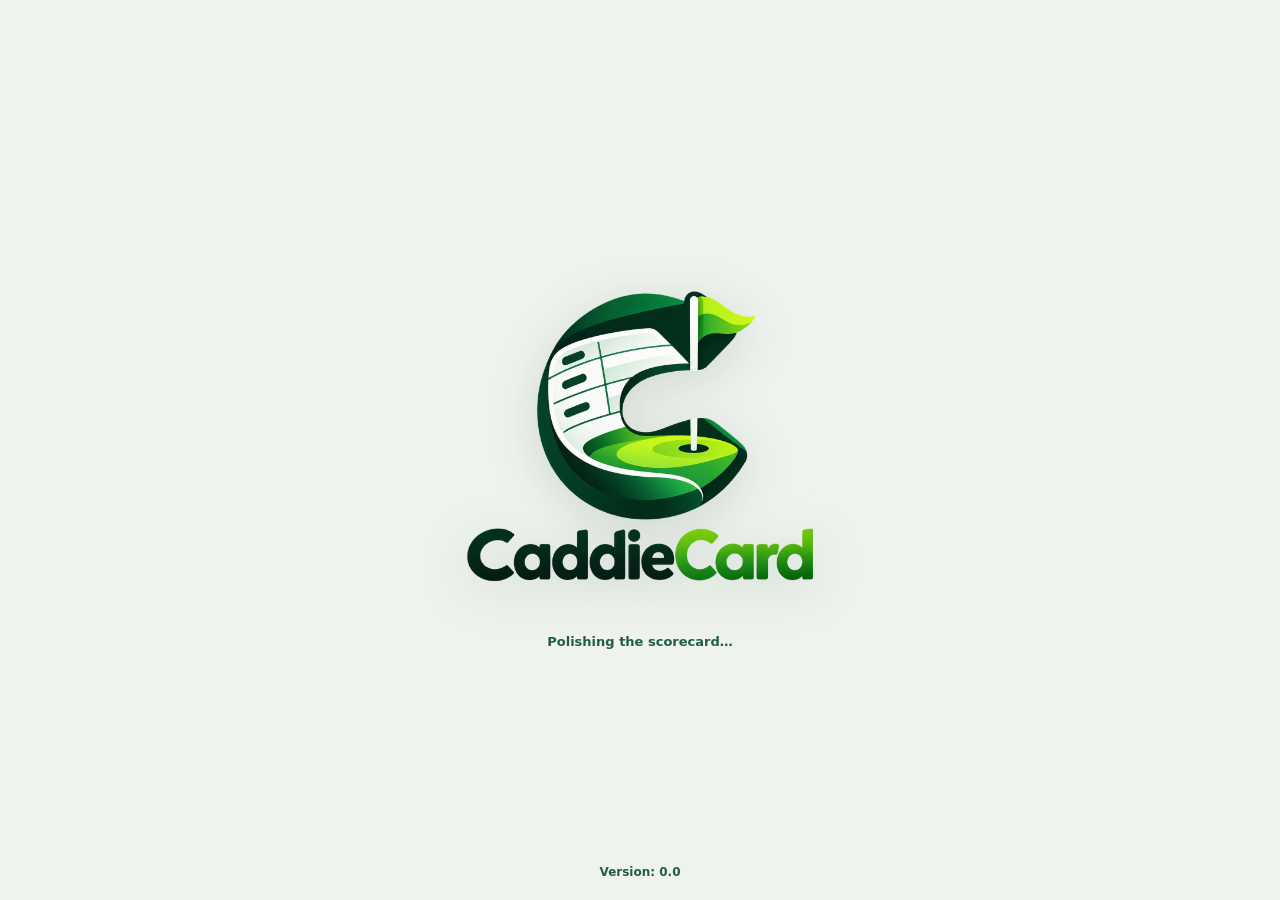
<file: index.html>
<!doctype html>
<html lang="en">
<head>
  <meta charset="utf-8">
  <meta name="viewport" content="width=device-width,initial-scale=1,viewport-fit=cover">
  <meta name="theme-color" content="#143629">
  <meta name="description" content="CaddieCard — quick golf scoring for popular formats">
  <title>CaddieCard</title>
  <link rel="icon" type="image/png" href="caddiecard-icon.png">
  <meta name="apple-mobile-web-app-title" content="CaddieCard">
  <link rel="apple-touch-icon" sizes="180x180" href="apple-touch-icon.png">
  <link rel="stylesheet" href="styles.css?v=77">
</head>
<body>
  <div class="app-splash" id="appSplash" role="status" aria-label="CaddieCard is loading">
    <div class="splash-centre">
      <img src="logo.png" alt="CaddieCard">
      <p id="splashStatus">Waking the course caddie…</p>
      <form class="splash-profile hidden" id="splashProfile">
        <p class="splash-profile-kicker">YOUR PLAYER PROFILE</p>
        <p class="splash-profile-copy">Add the name and WHS we should use for your scorecards, you can change this anytime in Settings.</p>
        <div class="splash-profile-fields">
          <label>Your name<input id="splashPlayerName" maxlength="40" autocomplete="name" placeholder="Your name"></label>
          <label>WHS<input id="splashPlayerWhs" type="number" inputmode="decimal" min="0" max="36" step="0.1" placeholder="0.0"></label>
        </div>
        <p class="splash-profile-error" id="splashProfileError"></p>
        <button type="submit">Save &amp; continue</button>
      </form>
    </div>
    <small>Version: 0.0</small>
  </div>
  <header class="topbar">
    <img class="brand-logo" id="refreshApp" src="caddiecard-icon.png" alt="Refresh CaddieCard" role="button" tabindex="0" draggable="false">
    <div class="brand-copy">
      <strong class="brand-title">CaddieCard</strong>
      <small>Golf scoring. Done right!</small>
    </div>
    <button class="icon-button settings-button" id="openSettings" aria-label="Open settings">
      <svg viewBox="0 0 32 32" aria-hidden="true"><path class="settings-glow" d="M13.4 3.8h5.2l.8 3a10.7 10.7 0 0 1 2.2 1.3l3-1 2.6 4.5-2.2 2.2a10.7 10.7 0 0 1 0 2.6l2.2 2.2-2.6 4.5-3-1a10.7 10.7 0 0 1-2.2 1.3l-.8 3h-5.2l-.8-3a10.7 10.7 0 0 1-2.2-1.3l-3 1-2.6-4.5L7 16.4a10.7 10.7 0 0 1 0-2.6l-2.2-2.2 2.6-4.5 3 1a10.7 10.7 0 0 1 2.2-1.3z"/><path class="settings-gear" d="M13.4 4.8h5.2l.7 2.8a9.4 9.4 0 0 1 2.4 1.4l2.8-.9 2.6 4.5-2.1 2a9.4 9.4 0 0 1 0 2.8l2.1 2-2.6 4.5-2.8-.9a9.4 9.4 0 0 1-2.4 1.4l-.7 2.8h-5.2l-.7-2.8a9.4 9.4 0 0 1-2.4-1.4l-2.8.9-2.6-4.5 2.1-2a9.4 9.4 0 0 1 0-2.8l-2.1-2 2.6-4.5 2.8.9a9.4 9.4 0 0 1 2.4-1.4z"/><circle class="settings-centre" cx="16" cy="16" r="4"/><path class="settings-shine" d="M11.3 9.7a8 8 0 0 1 5.4-1.5"/></svg>
    </button>
  </header>

  <main>
    <section class="screen" id="courseScreen">
      <p class="step">STEP 1 OF 6</p>
      <h1>Select club</h1>
      <p class="lead">Choose your home or a saved club, or find somewhere different.</p>

      <article class="card club-picker">
        <div id="clubDiscovery">
          <section id="favouritesSection" class="picker-section hidden">
            <h2 class="section-title"><svg viewBox="0 0 24 24" aria-hidden="true"><path d="m12 3.4 2.6 5.3 5.9.8-4.3 4.1 1 5.8-5.2-2.8-5.2 2.8 1-5.8-4.3-4.1 5.9-.8z"/></svg><span>Saved clubs</span></h2>
            <div id="favouriteClubs" class="choice-list"></div>
          </section>
          <label class="search-label">Find a different club
            <input id="clubSearch" type="search" autocomplete="off" placeholder="Club name or postcode">
          </label>
          <p id="clubStatus" class="status discovery-status" aria-live="polite">Type at least two characters.</p>
          <section id="searchSection" class="picker-section search-results hidden">
            <h2>Matching clubs</h2>
            <div id="clubResults" class="choice-list"></div>
          </section>
        </div>
      </article>
    </section>

    <section class="screen hidden" id="teeScreen">
      <button id="changeClub" class="change-club" type="button"><svg viewBox="0 0 24 24" aria-hidden="true"><path d="m14.5 6-6 6 6 6"/></svg><span>Back</span></button>
      <p class="step">STEP 2 OF 6</p>
      <h1>Choose tee markers</h1>
      <div class="tee-club-context">
        <div><small>PLAYING AT</small><strong id="selectedClubName"></strong></div>
        <div class="club-actions">
          <button id="toggleHome" class="home-button" type="button" aria-label="Set as home club"><svg viewBox="0 0 32 32" aria-hidden="true"><path class="icon-glow" d="M5 15.2 16 5l11 10.2v11.3H5z"/><path class="icon-line" d="M6.5 14.7 16 6l9.5 8.7v11H6.5zM12.5 25.7v-8.2h7v8.2"/><path class="icon-shine" d="m9 14 7-6.3 4.2 3.8"/></svg></button>
          <button id="toggleFavourite" class="star-button" type="button" aria-label="Add club to favourites"><svg viewBox="0 0 32 32" aria-hidden="true"><path class="icon-glow" d="m16 3.2 3.8 8 8.7 1.1-6.4 6 1.7 8.6-7.8-4.3-7.8 4.3 1.7-8.6-6.4-6 8.7-1.1z"/><path class="icon-star" d="m16 5.8 3.1 6.6 7.2.9-5.3 5 1.4 7.1-6.4-3.6-6.4 3.6 1.4-7.1-5.3-5 7.2-.9z"/><path class="icon-shine" d="m12.2 12.9 3.8-5 2 4.4"/></svg></button>
        </div>
      </div>
      <div class="tee-data-row"><p class="lead tee-lead">Select the markers you are playing today.</p><button id="refreshCourseData" class="tee-refresh" type="button">Refresh tees</button></div>
      <div id="teeChoices" class="choice-list"></div>
    </section>

    <section class="screen hidden" id="formatScreen">
      <button id="backToTees" class="change-club" type="button"><svg viewBox="0 0 24 24" aria-hidden="true"><path d="m14.5 6-6 6 6 6"/></svg><span>Back</span></button>
      <p class="step">STEP 3 OF 6</p>
      <h1>Select Format</h1>
      <div class="format-list">
        <button class="format-choice" type="button" data-format="stableford"><strong>Stableford</strong><span>(1–4 players)</span></button>
        <button class="format-choice" type="button" data-format="fourball"><strong>4BBB</strong><span>(4 players)</span></button>
        <button class="format-choice" type="button" data-format="greensomes"><strong>Greensomes</strong><span>(4 players)</span></button>
        <button class="format-choice" type="button" data-format="matchplay"><strong>Matchplay</strong><span>(2 players)</span></button>
        <button class="format-choice" type="button" data-format="strokeplay"><strong>Stroke Play</strong><span>(1–4 players)</span></button>
        <button class="format-choice" type="button" data-format="fourtwenty"><strong>4-2-0</strong><span>(3 players)</span></button>
        <button class="format-choice" type="button" data-format="skins"><strong>Skins</strong><span>(2–4 players)</span></button>
        <button class="format-choice" type="button" data-format="nassau"><strong>Nassau</strong><span>(Singles or teams)</span></button>
      </div>
    </section>

    <section class="screen hidden" id="handicapScreen">
      <button id="backToFormat" class="change-club" type="button"><svg viewBox="0 0 24 24" aria-hidden="true"><path d="m14.5 6-6 6 6 6"/></svg><span>Back</span></button>
      <p class="step">STEP 4 OF 6</p>
      <h1 id="handicapFormatTitle"></h1>
      <p class="lead">Select your handicap allowance.</p>
      <div class="handicap-choice-list" id="handicapChoices"></div>
    </section>

    <section class="screen hidden" id="playersScreen">
      <p class="step">STEP 5 OF 6</p>
      <h1>Add players</h1>
      <p class="lead" id="selectedCourse"></p>
      <section class="handicap-rule" id="handicapRule">
        <div><small>HANDICAP RULE</small><strong id="handicapRuleName"></strong></div>
        <button type="button" id="changeHandicapRule">Change</button>
      </section>
      <div id="playerRows" class="player-rows"></div>
      <p class="validation" id="playerError"></p>
      <div class="bottom-actions"><button class="secondary" id="backToCourse">Back</button><button class="primary" id="startRound">Start round</button></div>
    </section>

    <section class="screen hidden" id="scoreScreen">
      <div class="hole-heading"><div><p class="step" id="holeCounter"></p><h1 id="holeTitle"></h1><p class="lead" id="holeDetails"></p></div><div class="hole-heading-side"><button class="hole-closed-toggle" id="toggleHoleClosed" type="button" aria-pressed="false">Hole closed</button></div></div>
      <div class="progress"><span id="scoreProgress"></span></div>
      <div class="auto-progress-slot" aria-hidden="true"><div class="auto-progress-track" id="autoProgressTrack"><span></span></div></div>
      <div id="scorePlayers" class="score-players"></div>
      <p class="validation score-error" id="scoreError"></p>
      <div class="hole-dots" id="holeDots"></div>
      <p class="swipe-help">Swipe left for the next hole · swipe right to go back</p>
    </section>
    <section class="screen hidden" id="summaryScreen">
      <p class="step">ROUND COMPLETE</p><h1>Scorecard summary</h1>
      <p class="lead" id="summaryCourse"></p>
      <div class="summary-result card" id="summaryResult"></div>
      <div class="summary-players" id="summaryPlayers"></div>
      <div class="card summary-card"><h2>Hole-by-hole</h2><div class="summary-table-wrap"><table id="summaryTable"></table></div></div>
      <p class="validation" id="summaryError"></p>
      <div class="summary-actions"><button class="secondary" id="backToScoring">Edit scores</button><button class="primary" id="sharePdf">Share PDF</button><button class="secondary" id="startNewRound">Start new round</button></div>
    </section>
  </main>

  <dialog id="finishDialog">
    <h2>Start a new round?</h2>
    <p>Your completed scorecard will be cleared from this phone. Save or share the PDF first if you want to keep it.</p>
    <div class="bottom-actions"><button class="secondary" id="cancelFinish">Cancel</button><button class="danger" id="confirmFinish">Start new round</button></div>
  </dialog>

  <dialog id="skinsSetupDialog" class="settings-dialog format-setup-dialog">
    <p class="step">SKINS SETUP</p>
    <h2>Value per hole</h2>
    <p>Enter the amount each opponent pays for one skin. Tied holes carry their value forward.</p>
    <label class="money-field"><span>£</span><input id="skinsStake" type="number" inputmode="decimal" min="0.01" max="1000" step="0.01" value="1.00"></label>
    <p class="validation" id="skinsSetupError"></p>
    <div class="bottom-actions"><button class="secondary" id="cancelSkinsSetup" type="button">Cancel</button><button class="primary" id="confirmSkinsSetup" type="button">Continue</button></div>
  </dialog>

  <dialog id="nassauSetupDialog" class="settings-dialog format-setup-dialog">
    <p class="step">NASSAU SETUP</p>
    <h2>Singles or teams?</h2>
    <p>Each round contains three matches: front nine, back nine and the full 18.</p>
    <div class="setup-choice-list"><button type="button" data-nassau-mode="singles"><strong>Singles</strong><span>2 players</span></button><button type="button" data-nassau-mode="teams"><strong>Teams</strong><span>2 vs 2 · best ball</span></button></div>
    <button class="secondary settings-close" id="cancelNassauSetup" type="button">Cancel</button>
  </dialog>

  <dialog id="homeCourseDialog" class="settings-dialog">
    <p class="step">HOME COURSE</p>
    <h2>Save your home course?</h2>
    <p>Would you like to save <strong id="homeCoursePromptName"></strong> as your home course?</p>
    <div class="bottom-actions"><button class="secondary" id="declineHomeCourse" type="button">Not now</button><button class="primary" id="confirmHomeCourse" type="button">Save as home</button></div>
  </dialog>

  <dialog id="settingsDialog" class="settings-dialog">
    <div class="settings-dialog-head"><img id="settingsTestLogo" src="caddiecard-icon.png" alt="" draggable="false"><h2>Settings</h2><span id="testModeStatus" class="test-mode-status" aria-live="polite"></span></div>
    <div class="settings-menu"><button class="settings-menu-button" id="openProfileSettings" type="button">Your Name &amp; WHS</button><button class="settings-menu-button" id="openFriends" type="button">Friends</button><label class="auto-advance-setting"><strong>Auto hole advance</strong><input id="autoAdvanceSetting" type="checkbox" role="switch"></label><button class="settings-menu-button danger-menu-button" id="openAbandonScoring" type="button">Abandon Scoring</button></div>
    <button class="secondary settings-close" id="closeSettings" type="button">Close</button>
  </dialog>

  <dialog id="friendsDialog" class="friends-dialog">
    <header class="friends-head"><h2>Friends</h2><div class="friends-head-actions"><button id="addFriend" type="button" aria-label="Add friend"><svg viewBox="0 0 24 24" aria-hidden="true"><path class="icon-shadow" d="M12 5v14M5 12h14"/><path class="icon-line" d="M12 5v14M5 12h14"/><path class="icon-shine" d="M12 5v6M5 12h6"/></svg></button><button id="closeFriends" type="button" aria-label="Close friends"><svg viewBox="0 0 24 24" aria-hidden="true"><path class="icon-shadow" d="m6.5 6.5 11 11m0-11-11 11"/><path class="icon-line" d="m6.5 6.5 11 11m0-11-11 11"/><path class="icon-shine" d="m6.8 6.3 4.8 4.8m5.6-4.8-4.8 4.8"/></svg></button></div></header>
    <div id="friendsList" class="friends-list"></div><p id="friendsEmpty" class="friends-empty">No friends added yet. Tap + to add one.</p>
  </dialog>
  <dialog id="friendEditorDialog" class="settings-dialog friend-editor-dialog">
    <h2 id="friendEditorTitle">Add friend</h2><div class="friend-fields"><label>Name<input id="friendName" maxlength="40" autocomplete="off"></label><label class="friend-whs-field">WHS<input id="friendWhs" type="number" inputmode="decimal" min="0" max="36" step="0.1"></label></div><p class="validation" id="friendEditorError"></p>
    <div class="bottom-actions"><button class="secondary" id="cancelFriendEditor" type="button">Cancel</button><button class="primary" id="saveFriend" type="button">Save</button></div>
  </dialog>
  <dialog id="friendPickerDialog" class="settings-dialog friend-picker-dialog">
    <div class="friend-picker-head"><h2>Select player</h2><button id="closeFriendPicker" type="button" aria-label="Close player list"><svg viewBox="0 0 24 24" aria-hidden="true"><path class="icon-shadow" d="m6.5 6.5 11 11m0-11-11 11"/><path class="icon-line" d="m6.5 6.5 11 11m0-11-11 11"/><path class="icon-shine" d="m6.8 6.3 4.8 4.8m5.6-4.8-4.8 4.8"/></svg></button></div><div id="friendPickerList" class="friend-picker-list"></div><p id="friendPickerEmpty" class="friends-empty">No saved players. Add friends from Settings first.</p>
  </dialog>

  <dialog id="profileSettingsDialog" class="settings-dialog">
    <h2>Your Name &amp; WHS</h2>
    <p>This is the name you wish to appear as and will always be first named player when starting a new scorecard.</p>
    <div class="settings-fields"><label>Your Name<input id="settingsPlayerName" maxlength="40" autocomplete="name"></label><label>WHS<input id="settingsPlayerWhs" type="number" inputmode="decimal" min="0" max="36" step="0.1"></label></div>
    <p class="validation" id="settingsProfileError"></p>
    <div class="bottom-actions"><button class="secondary" id="cancelProfileSettings" type="button">Cancel</button><button class="primary" id="saveProfileSettings" type="button">Save</button></div>
  </dialog>

  <dialog id="abandonDialog" class="settings-dialog">
    <p class="step">ABANDON SCORING</p><h2>Are you sure?</h2>
    <p>All scoring will be lost and you will return to the setup screen.</p>
    <div class="bottom-actions"><button class="secondary" id="cancelAbandon" type="button">Cancel</button><button class="danger" id="confirmAbandon" type="button">Abandon</button></div>
  </dialog>

  <dialog id="updateAvailableDialog" class="settings-dialog update-dialog">
    <div class="update-dialog-head"><img src="caddiecard-icon.png" alt=""><div><p class="step">NEW VERSION</p><h2>Update available</h2></div></div>
    <p>A newer version of CaddieCard is ready. Update now to get the latest improvements before starting your round.</p>
    <div class="bottom-actions"><button class="secondary" id="snoozeUpdate" type="button">Later</button><button class="primary" id="applyUpdate" type="button">Update now</button></div>
  </dialog>

  <dialog id="scoreEntryDialog" class="score-entry-dialog">
    <div class="score-entry-head">
      <button class="score-entry-close" id="closeScoreEntry" type="button" aria-label="Close score entry"><svg viewBox="0 0 24 24" aria-hidden="true"><path class="icon-shadow" d="m6.5 6.5 11 11m0-11-11 11"/><path class="icon-line" d="m6.5 6.5 11 11m0-11-11 11"/><path class="icon-shine" d="m6.8 6.3 4.8 4.8m5.6-4.8-4.8 4.8"/></svg></button>
      <div class="score-entry-title" id="keypadPlayer">PLAYER</div>
      <div class="score-entry-meta" id="scoreEntryHole">HOLE 1 · PAR 4</div>
      <div class="team-score-tabs hidden" id="teamScoreTabs"></div>
    </div>
    <div class="score-entry-body">
      <div class="score-keypad" id="scoreKeypad">
        <button type="button" data-score="1">1</button><button type="button" data-score="2">2</button><button type="button" data-score="3">3</button>
        <button type="button" data-score="4">4</button><button type="button" data-score="5">5</button><button type="button" data-score="6">6</button>
        <button type="button" data-score="7">7</button><button type="button" data-score="8">8</button><button type="button" data-score="9">9</button>
        <button type="button" data-score="10">10</button><button type="button" data-score="11">11</button><button type="button" class="no-score" data-no-score>No score</button>
      </div>
    </div>
  </dialog>

<script src="app.js?v=84"></script>
</body>
</html>
</file>
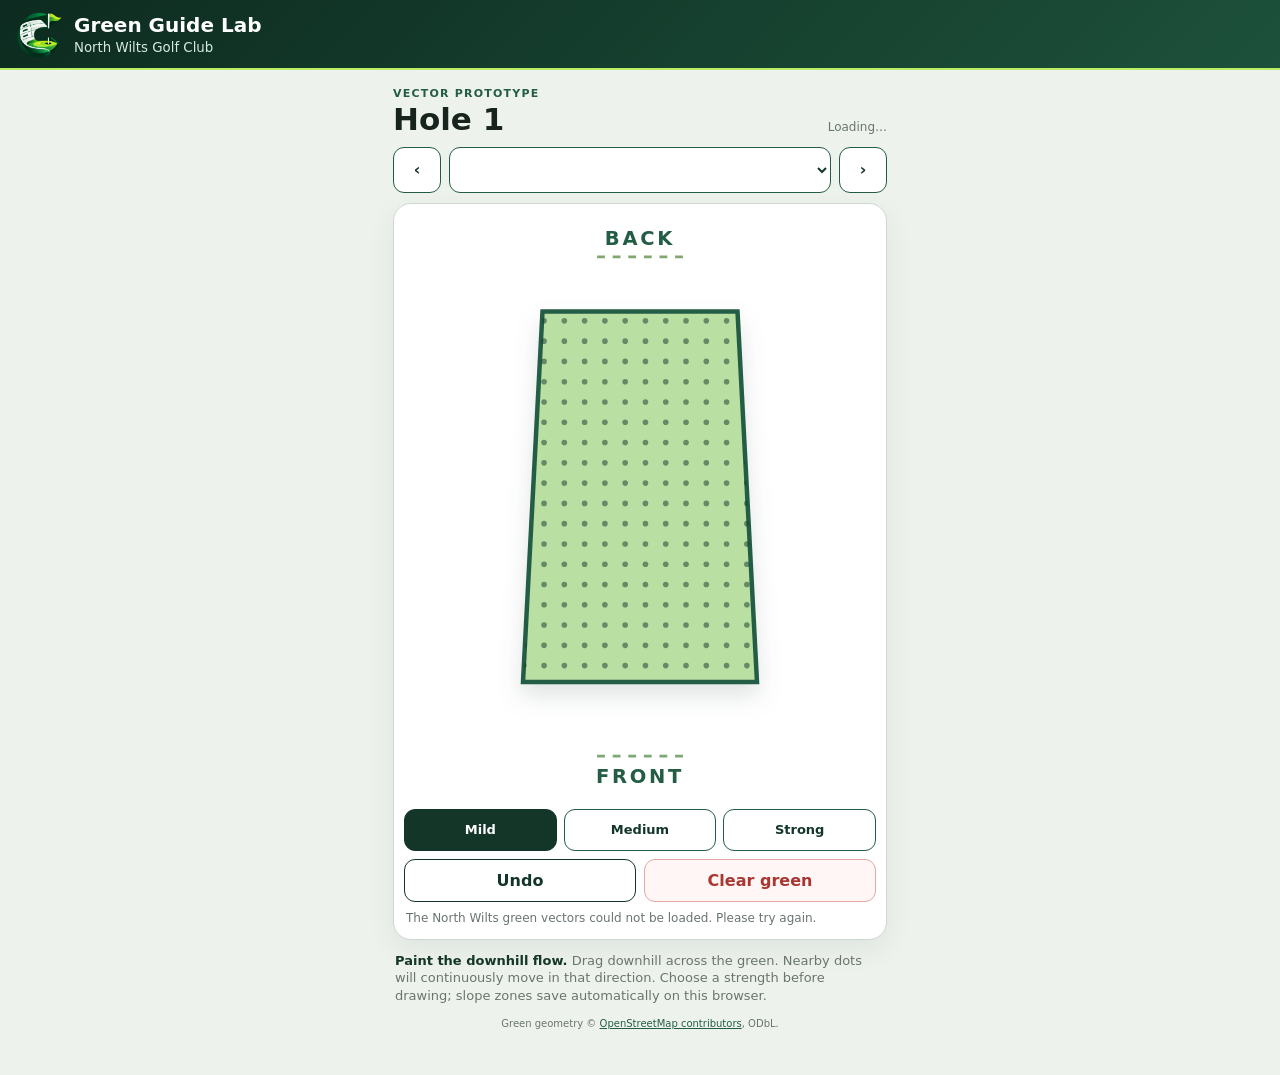
<file: green-guide.html>
<!doctype html>
<html lang="en">
<head>
  <meta charset="utf-8">
  <meta name="viewport" content="width=device-width,initial-scale=1,viewport-fit=cover">
  <meta name="theme-color" content="#143629">
  <title>CaddieCard Green Guide Lab</title>
  <style>
    :root{--green:#143629;--green2:#245d45;--lime:#b9ee65;--paper:#fff;--bg:#eef2ed;--ink:#17231d;--muted:#69756e;--line:#ccd8cf;--red:#a93630}*{box-sizing:border-box}html,body{margin:0;max-width:100%;overflow-x:hidden;background:var(--bg);color:var(--ink);font:16px/1.35 system-ui,-apple-system,"Segoe UI",sans-serif}.topbar{display:flex;align-items:center;gap:11px;padding:9px 13px;background:linear-gradient(135deg,#0d2b20,#1d513b);border-bottom:2px solid var(--lime);color:#fff}.topbar img{width:50px;height:50px;object-fit:contain}.topbar strong,.topbar small{display:block}.topbar strong{font-size:20px}.topbar small{color:#d7e9df}.lab{width:min(520px,100%);margin:auto;padding:17px 13px 34px}.eyebrow{margin:0;color:var(--green2);font-size:11px;font-weight:850;letter-spacing:.11em}.heading{display:flex;align-items:end;justify-content:space-between;gap:10px;margin-bottom:12px}.heading h1{margin:2px 0 0;font-size:31px;line-height:1}.heading span{color:var(--muted);font-size:12px}.hole-nav{display:grid;grid-template-columns:48px 1fr 48px;gap:8px;margin-bottom:10px}.hole-nav button,.hole-nav select,.tool{min-height:46px;border:1px solid var(--green2);border-radius:11px;background:#fff;color:var(--green);font:inherit;font-weight:700}.hole-nav select{padding:0 10px;text-align:center}.guide-card{padding:10px;border:1px solid var(--line);border-radius:18px;background:#fff;box-shadow:0 10px 28px #14362912}.green-stage{position:relative;width:min(100%,390px);margin:auto;touch-action:none;user-select:none;-webkit-touch-callout:none}.green-stage svg{display:block;width:100%;height:auto}.green-shape{fill:#b9dfa2;stroke:#245d45;stroke-width:1.15;filter:drop-shadow(0 3px 3px #14362922)}.slope-dot{fill:#183f30}.orientation{fill:#245d45;font-size:5px;font-weight:900;letter-spacing:.14em;text-anchor:middle}.orientation-line{stroke:#7fa771;stroke-width:.7;stroke-dasharray:2 2}.break-path{fill:none;stroke-linecap:round;stroke-linejoin:round;opacity:.72}.tools{display:grid;grid-template-columns:repeat(3,1fr);gap:7px;margin-top:10px}.tool{min-height:42px;font-size:13px}.tool.active{border-color:var(--green);background:var(--green);color:#fff}.actions{display:grid;grid-template-columns:1fr 1fr;gap:8px;margin-top:8px}.actions button{min-height:43px;border-radius:11px;font:inherit;font-weight:650}.undo{border:1px solid var(--green);background:#fff;color:var(--green)}.clear{border:1px solid #dfaaa5;background:#fff6f5;color:var(--red)}.status{min-height:19px;margin:8px 2px 0;color:var(--muted);font-size:12px}.help{margin:12px 2px 0;color:var(--muted);font-size:13px}.help strong{color:var(--green)}.attribution{margin-top:13px;color:var(--muted);font-size:10px;text-align:center}.attribution a{color:var(--green2)}
  </style>
</head>
<body>
  <header class="topbar"><img src="caddiecard-icon.png" alt=""><div><strong>Green Guide Lab</strong><small>North Wilts Golf Club</small></div></header>
  <main class="lab">
    <div class="heading"><div><p class="eyebrow">VECTOR PROTOTYPE</p><h1 id="holeTitle">Hole 1</h1></div><span id="holeMeta">Loading…</span></div>
    <div class="hole-nav"><button id="previousHole" aria-label="Previous hole">‹</button><select id="holeSelect" aria-label="Select hole"></select><button id="nextHole" aria-label="Next hole">›</button></div>
    <section class="guide-card">
      <div class="green-stage">
        <svg id="greenCanvas" viewBox="0 0 100 150" role="img" aria-label="Green outline and personal break markings">
          <defs>
            <marker id="arrowMild" markerWidth="5" markerHeight="5" refX="4" refY="2.5" orient="auto"><path d="M0 0 5 2.5 0 5z" fill="#3476b8"/></marker>
            <marker id="arrowMedium" markerWidth="5" markerHeight="5" refX="4" refY="2.5" orient="auto"><path d="M0 0 5 2.5 0 5z" fill="#d48a1d"/></marker>
            <marker id="arrowStrong" markerWidth="5" markerHeight="5" refX="4" refY="2.5" orient="auto"><path d="M0 0 5 2.5 0 5z" fill="#b83b32"/></marker>
            <clipPath id="greenClip"><use href="#greenShape"/></clipPath>
          </defs>
          <text class="orientation" x="50" y="8">BACK</text><line class="orientation-line" x1="39" y1="11" x2="61" y2="11"/>
          <polygon id="greenShape" class="green-shape" points="25,25 75,25 80,120 20,120"/>
          <g id="dotGrid" clip-path="url(#greenClip)"></g><g id="draftMarking"></g>
          <line class="orientation-line" x1="39" y1="139" x2="61" y2="139"/><text class="orientation" x="50" y="146">FRONT</text>
        </svg>
      </div>
      <div class="tools" id="strengthTools"><button class="tool active" data-strength="mild">Mild</button><button class="tool" data-strength="medium">Medium</button><button class="tool" data-strength="strong">Strong</button></div>
      <div class="actions"><button class="undo" id="undoMark">Undo</button><button class="clear" id="clearMarks">Clear green</button></div>
      <p class="status" id="status">Loading accurate OpenStreetMap green vectors…</p>
    </section>
    <p class="help"><strong>Paint the downhill flow.</strong> Drag downhill across the green. Nearby dots will continuously move in that direction. Choose a strength before drawing; slope zones save automatically on this browser.</p>
    <p class="attribution">Green geometry © <a href="https://www.openstreetmap.org/copyright">OpenStreetMap contributors</a>, ODbL.</p>
  </main>
  <script>
    const OSM_URL='https://api.openstreetmap.org/api/0.6/map?bbox=-1.9811009,51.3970078,-1.9618541,51.4041234';
    const STORAGE_KEY='caddiecard-green-guide-lab-north-wilts-v1';
    const $=selector=>document.querySelector(selector);let holes={},currentHole=1,strength='mild',draft=null,dots=[];
    const styles={mild:{colour:'#3476b8',width:1.6,radius:11,speed:.45,travel:2.8},medium:{colour:'#d48a1d',width:2.5,radius:16,speed:.7,travel:4},strong:{colour:'#b83b32',width:3.5,radius:22,speed:1,travel:5.5}};
    function tagsOf(way){return Object.fromEntries([...way.querySelectorAll(':scope > tag')].map(tag=>[tag.getAttribute('k'),tag.getAttribute('v')]))}
    function ordinalHole(name=''){return Number(name.match(/^\d+/)?.[0])||null}
    function svgPoint(event){const svg=$('#greenCanvas'),point=svg.createSVGPoint();point.x=event.clientX;point.y=event.clientY;const mapped=point.matrixTransform(svg.getScreenCTM().inverse());return {x:+mapped.x.toFixed(2),y:+mapped.y.toFixed(2)}}
    function pathData(points){if(points.length<2)return '';if(points.length===2)return `M${points[0].x} ${points[0].y} L${points[1].x} ${points[1].y}`;let d=`M${points[0].x} ${points[0].y}`;for(let i=1;i<points.length-1;i++){const mid={x:(points[i].x+points[i+1].x)/2,y:(points[i].y+points[i+1].y)/2};d+=` Q${points[i].x} ${points[i].y} ${mid.x} ${mid.y}`}const last=points.at(-1);return `${d} L${last.x} ${last.y}`}
    function savedGuides(){try{return JSON.parse(localStorage.getItem(STORAGE_KEY))||{}}catch{return {}}}
    function marksFor(hole=currentHole){return savedGuides()[hole]||[]}
    function saveMarks(marks){const all=savedGuides();all[currentHole]=marks;localStorage.setItem(STORAGE_KEY,JSON.stringify(all))}
    function pathElement(mark){const style=styles[mark.strength]||styles.mild;return `<path class="break-path" d="${pathData(mark.points)}" stroke="${style.colour}" stroke-width="${style.width}" marker-end="url(#arrow${mark.strength[0].toUpperCase()+mark.strength.slice(1)})"/>`}
    function nearestSegment(point,a,b){const dx=b.x-a.x,dy=b.y-a.y,length2=dx*dx+dy*dy,t=length2?Math.max(0,Math.min(1,((point.x-a.x)*dx+(point.y-a.y)*dy)/length2)):0,target={x:a.x+t*dx,y:a.y+t*dy};return {distance:Math.hypot(point.x-target.x,point.y-target.y),dx,dy,length:Math.sqrt(length2)}}
    function updateDotFlows(){const marks=marksFor();dots.forEach(dot=>{let vx=0,vy=0,weight=0,speed=0,travel=0;marks.forEach(mark=>{const style=styles[mark.strength]||styles.mild;for(let i=0;i<mark.points.length-1;i++){const segment=nearestSegment(dot.base,mark.points[i],mark.points[i+1]);if(!segment.length||segment.distance>=style.radius)continue;const influence=(1-segment.distance/style.radius)**2;vx+=segment.dx/segment.length*influence;vy+=segment.dy/segment.length*influence;weight+=influence;speed=Math.max(speed,style.speed*influence);travel=Math.max(travel,style.travel*influence)}});const length=Math.hypot(vx,vy);dot.flow=length&&weight?{x:vx/length,y:vy/length,speed:Math.max(.18,speed),travel:Math.max(1.2,travel),weight:Math.min(1,weight)}:null})}
    function renderMarks(){const marks=marksFor();updateDotFlows();$('#status').textContent=marks.length?`${marks.length} downhill slope zone${marks.length===1?'':'s'} saved on this device.`:'Drag downhill to make the dots reveal the green\'s breaks.'}
    function buildDots(){const group=$('#dotGrid'),namespace='http://www.w3.org/2000/svg';group.innerHTML='';dots=[];for(let y=17;y<=131;y+=5.2)for(let x=15;x<=85;x+=5.2){const circle=document.createElementNS(namespace,'circle'),dot={element:circle,base:{x,y},phase:Math.random()};circle.setAttribute('class','slope-dot');circle.setAttribute('r','0.72');circle.setAttribute('cx',x);circle.setAttribute('cy',y);group.appendChild(circle);dots.push(dot)}updateDotFlows()}
    function animateDots(time){dots.forEach(dot=>{if(!dot.flow){dot.element.setAttribute('cx',dot.base.x);dot.element.setAttribute('cy',dot.base.y);dot.element.style.opacity='.52';return}const cycle=(time*.001*dot.flow.speed+dot.phase)%1,offset=cycle*dot.flow.travel;dot.element.setAttribute('cx',(dot.base.x+dot.flow.x*offset).toFixed(2));dot.element.setAttribute('cy',(dot.base.y+dot.flow.y*offset).toFixed(2));dot.element.style.opacity=String(.25+.65*Math.sin(Math.PI*cycle)*dot.flow.weight)});requestAnimationFrame(animateDots)}
    function orientGreen(greenNodes,holeNodes){const latitude=greenNodes.reduce((sum,p)=>sum+p.lat,0)/greenNodes.length,cos=Math.cos(latitude*Math.PI/180),screen=point=>({x:point.lon*cos,y:-point.lat}),a=screen(holeNodes.at(-2)),b=screen(holeNodes.at(-1)),angle=-Math.PI/2-Math.atan2(b.y-a.y,b.x-a.x),raw=greenNodes.map(screen),centre={x:raw.reduce((s,p)=>s+p.x,0)/raw.length,y:raw.reduce((s,p)=>s+p.y,0)/raw.length},rotated=raw.map(p=>{const x=p.x-centre.x,y=p.y-centre.y;return {x:x*Math.cos(angle)-y*Math.sin(angle),y:x*Math.sin(angle)+y*Math.cos(angle)}}),xs=rotated.map(p=>p.x),ys=rotated.map(p=>p.y),width=Math.max(...xs)-Math.min(...xs),height=Math.max(...ys)-Math.min(...ys),scale=Math.min(72/width,108/height);return rotated.map(p=>({x:+(50+(p.x-(Math.min(...xs)+width/2))*scale).toFixed(2),y:+(74+(p.y-(Math.min(...ys)+height/2))*scale).toFixed(2)}))}
    async function loadCourse(){try{const xmlText=await fetch(OSM_URL).then(response=>{if(!response.ok)throw new Error();return response.text()}),xml=new DOMParser().parseFromString(xmlText,'application/xml'),nodes=new Map([...xml.querySelectorAll('node')].map(node=>[node.getAttribute('id'),{lat:+node.getAttribute('lat'),lon:+node.getAttribute('lon')}])) ,ways=[...xml.querySelectorAll('way')],greens=new Map(),lines=new Map();ways.forEach(way=>{const tags=tagsOf(way),refs=[...way.querySelectorAll(':scope > nd')].map(nd=>nodes.get(nd.getAttribute('ref'))).filter(Boolean);if(tags.golf==='green'){const hole=ordinalHole(tags.name);if(hole)greens.set(hole,refs)}if(tags.golf==='hole'&&tags.ref)lines.set(+tags.ref,{nodes:refs,par:tags.par})});for(let hole=1;hole<=18;hole++){if(greens.has(hole)&&lines.has(hole))holes[hole]={outline:orientGreen(greens.get(hole),lines.get(hole).nodes),par:lines.get(hole).par}}if(Object.keys(holes).length!==18)throw new Error();$('#holeSelect').innerHTML=Array.from({length:18},(_,i)=>`<option value="${i+1}">Hole ${i+1}</option>`).join('');renderHole()}catch{$('#status').textContent='The North Wilts green vectors could not be loaded. Please try again.'}}
    function renderHole(){const hole=holes[currentHole];if(!hole)return;$('#holeTitle').textContent=`Hole ${currentHole}`;$('#holeMeta').textContent=`Par ${hole.par} · accurate OSM outline`;$('#holeSelect').value=currentHole;$('#greenShape').setAttribute('points',hole.outline.map(p=>`${p.x},${p.y}`).join(' '));renderMarks()}
    function changeHole(value){currentHole=Math.max(1,Math.min(18,value));renderHole()}
    $('#previousHole').addEventListener('click',()=>changeHole(currentHole-1));$('#nextHole').addEventListener('click',()=>changeHole(currentHole+1));$('#holeSelect').addEventListener('change',event=>changeHole(+event.target.value));
    $('#strengthTools').addEventListener('click',event=>{const button=event.target.closest('[data-strength]');if(!button)return;strength=button.dataset.strength;document.querySelectorAll('[data-strength]').forEach(item=>item.classList.toggle('active',item===button))});
    const canvas=$('#greenCanvas');canvas.addEventListener('pointerdown',event=>{event.preventDefault();canvas.setPointerCapture(event.pointerId);draft={strength,points:[svgPoint(event)]}});canvas.addEventListener('pointermove',event=>{if(!draft)return;const point=svgPoint(event),last=draft.points.at(-1);if(Math.hypot(point.x-last.x,point.y-last.y)<1.3)return;draft.points.push(point);$('#draftMarking').innerHTML=pathElement(draft)});function finishDraft(){if(!draft)return;if(draft.points.length>2){const marks=marksFor();marks.push(draft);saveMarks(marks)}draft=null;$('#draftMarking').innerHTML='';renderMarks()}canvas.addEventListener('pointerup',finishDraft);canvas.addEventListener('pointercancel',()=>{draft=null;$('#draftMarking').innerHTML=''});canvas.addEventListener('contextmenu',event=>event.preventDefault());
    $('#undoMark').addEventListener('click',()=>{const marks=marksFor();marks.pop();saveMarks(marks);renderMarks()});$('#clearMarks').addEventListener('click',()=>{if(!marksFor().length||!confirm(`Clear every personal marking from hole ${currentHole}?`))return;saveMarks([]);renderMarks()});
    buildDots();requestAnimationFrame(animateDots);loadCourse();
  </script>
</body>
</html>
</file>
<file: styles.css>
:root{--green:#143629;--green2:#245d45;--lime:#b9ee65;--paper:#fff;--bg:#eef2ed;--ink:#17231d;--muted:#69756e;--line:#d5ded7;--red:#a93630;--shadow:0 10px 30px #17352512}*{box-sizing:border-box}html{background:var(--bg)}body{margin:0;background:var(--bg);color:var(--ink);font:16px/1.35 system-ui,-apple-system,"Segoe UI",sans-serif}button,input{font:inherit}.topbar{position:sticky;top:0;z-index:10;display:flex;align-items:center;gap:11px;min-height:68px;padding:9px max(13px,env(safe-area-inset-left));background:linear-gradient(135deg,#0d2b20,#1d513b);color:#fff;border-bottom:2px solid var(--lime)}.topbar small{display:block;color:#e2f0e8;font-size:11px}.brand-logo{display:block;width:50px;height:50px;object-fit:contain;filter:drop-shadow(0 2px 5px #0005)}.brand-copy{display:grid;gap:2px}.brand-wordmark{display:block;width:128px;height:25px;border:1px solid #ffffffb8;border-radius:6px;background-color:#f7faf5;background-image:url("logo.png");background-position:center -90px;background-size:120px 120px;background-repeat:no-repeat;box-shadow:0 2px 7px #00170d4d}.icon-button{margin-left:auto;width:42px;height:42px;border:1px solid #ffffff44;border-radius:11px;background:#ffffff0d;color:#fff;font-size:22px}main{width:min(720px,100%);margin:auto;padding:21px 13px 40px}.hidden{display:none!important}.step{margin:0 0 5px;color:var(--green2);font-size:11px;font-weight:900;letter-spacing:.12em}h1{margin:0 0 7px;font-size:clamp(29px,8vw,40px);line-height:1.05}h2{margin-top:0}.lead{margin:0 0 18px;color:var(--muted)}.card{margin-bottom:14px;border:1px solid var(--line);border-radius:17px;background:var(--paper);box-shadow:var(--shadow)}.scan-card{padding:13px}.scan-button{display:flex;width:100%;align-items:center;gap:13px;padding:15px;border:0;border-radius:13px;background:var(--green);color:#fff;text-align:left}.scan-button strong,.scan-button small{display:block}.scan-button small{margin-top:2px;color:#cde3d6}.camera{display:grid;place-items:center;width:46px;height:40px;border:2px solid var(--lime);border-radius:10px;color:var(--lime);font-size:23px}.photo-preview{width:100%;max-height:270px;margin-top:12px;border-radius:10px;object-fit:contain;background:#17231d}.status{margin:9px 2px 0;color:var(--muted);font-size:12px}.form-card{padding:15px}.two-col{display:grid;grid-template-columns:1fr 1fr;gap:11px;margin-bottom:14px}label{color:var(--muted);font-size:11px;font-weight:800;text-transform:uppercase}input{width:100%;height:45px;margin-top:5px;padding:0 10px;border:1px solid var(--line);border-radius:9px;background:#fff;color:var(--ink);outline:none}input:focus{border-color:var(--green2);box-shadow:0 0 0 3px #245d451a}.table-wrap{max-height:340px;overflow:auto;border:1px solid var(--line);border-radius:11px}table{width:100%;border-collapse:collapse}th,td{padding:7px;border-bottom:1px solid #e7ece8;text-align:center}th{position:sticky;top:0;background:#e8efe9;color:var(--muted);font-size:10px;text-transform:uppercase}td:first-child{font-weight:900}td input{width:74px;height:37px;margin:0;text-align:center;font-weight:800}.primary,.secondary,.danger{min-height:48px;padding:10px 15px;border-radius:11px;font-weight:900}.primary{border:0;background:var(--green);color:#fff}.secondary{border:1px solid var(--green);background:#fff;color:var(--green)}.danger{border:0;background:var(--red);color:#fff}.form-card>.primary{width:100%}.validation{min-height:20px;margin:10px 2px;color:var(--red);font-size:13px;font-weight:750}.player-rows{display:grid;gap:10px}.player-row{display:grid;grid-template-columns:34px minmax(0,1fr) 100px 42px;gap:8px;align-items:end;padding:13px;border:1px solid var(--line);border-radius:14px;background:#fff}.player-number{align-self:center;display:grid;place-items:center;width:31px;height:31px;border-radius:50%;background:#dfeee1;color:var(--green);font-weight:900}.remove-player{height:45px;border:0;border-radius:9px;background:#fff0ef;color:var(--red);font-size:20px}.handicap-result{grid-column:2/-1;margin:0;color:var(--green2);font-size:12px;font-weight:800}.bottom-actions,.hole-nav{display:grid;grid-template-columns:1fr 1.3fr;gap:10px}.hole-heading{display:flex;justify-content:space-between;gap:12px;align-items:start}.compact{min-height:42px;padding:7px 12px}.score-players{display:grid;gap:10px;margin:14px 0}.score-player{padding:13px;border:1px solid var(--line);border-radius:15px;background:#fff;box-shadow:var(--shadow)}.score-player-head{display:flex;justify-content:space-between;gap:8px}.score-player h2{margin:0;font-size:19px}.score-player-meta{color:var(--muted);font-size:12px}.score-controls{display:grid;grid-template-columns:48px 1fr 48px;gap:8px;align-items:center;margin-top:10px}.score-controls button{height:48px;border:1px solid var(--green);border-radius:10px;background:#fff;color:var(--green);font-size:24px;font-weight:900}.gross-value{text-align:center}.gross-value strong{display:block;font-size:30px;line-height:1}.gross-value small{color:var(--muted);font-size:10px;text-transform:uppercase}.points{margin-top:8px;text-align:center;color:var(--green2);font-weight:900}.hole-dots{display:grid;grid-template-columns:repeat(9,1fr);gap:5px;margin-top:13px}.hole-dot{height:30px;padding:0;border:1px solid var(--line);border-radius:7px;background:#fff;color:var(--muted);font-size:11px;font-weight:900}.hole-dot.active{border-color:var(--green);background:var(--green);color:#fff}.hole-dot.scored:not(.active){background:#dff0da;color:var(--green)}dialog{width:min(430px,calc(100% - 26px));padding:20px;border:0;border-radius:17px;color:var(--ink);box-shadow:0 30px 90px #10271e66}dialog::backdrop{background:#10271e99}@media(max-width:480px){.two-col{grid-template-columns:1fr}.player-row{grid-template-columns:30px minmax(0,1fr) 88px 38px;padding:11px}.hole-nav{position:sticky;bottom:8px}.hole-nav button{box-shadow:0 5px 20px #14362922}}

.club-picker{padding:15px}.search-label{display:block}.search-label input{font-size:16px;text-transform:none}.picker-section{margin-top:15px;padding-top:13px;border-top:1px solid var(--line)}.picker-section h2{margin:0 0 8px;font-size:15px}.choice-list{display:grid;gap:8px}.club-choice,.tee-choice{display:grid;width:100%;grid-template-columns:1fr auto;gap:8px;align-items:center;padding:11px 12px;border:1px solid var(--line);border-radius:11px;background:#fff;color:var(--ink);text-align:left}.club-choice strong,.club-choice small,.tee-choice strong,.tee-choice small{display:block}.club-choice small,.tee-choice small{margin-top:2px;color:var(--muted);font-size:11px}.choice-arrow{color:var(--green2);font-size:20px}.selected-club-heading{display:flex;align-items:center;justify-content:space-between;gap:10px}.selected-club-heading h2{margin:0;font-size:20px}.star-button{width:46px;height:46px;border:1px solid var(--green);border-radius:12px;background:#fff;color:#9a7311;font-size:29px;line-height:1}.star-button.active{background:#fff8d8}.course-group{display:grid;gap:8px}.course-group+.course-group{margin-top:14px}.course-group h3{margin:0;color:var(--green);font-size:13px}.tee-colour{width:14px;height:14px;border:1px solid #9aa49e;border-radius:50%;background:var(--tee-colour,#ddd)}.form-card>h2{margin-bottom:0}.form-card>.status{margin-bottom:13px}

#scoreScreen{touch-action:pan-y}.running-total{text-align:right}.running-total strong{display:block;color:var(--green);font-size:25px;line-height:1}.running-total small{color:var(--muted);font-size:11px}.progress{height:7px;margin:12px 0 16px;border-radius:99px;background:#dce5dc;overflow:hidden}.progress span{display:block;height:100%;width:0;background:linear-gradient(90deg,var(--green2),var(--lime));transition:width .2s}.score-player{display:grid;width:100%;grid-template-columns:minmax(0,1fr) 62px 66px;gap:8px;align-items:center;color:var(--ink);text-align:left}.score-player.complete{background:#fbfdf9}.score-player.selected{border:2px solid var(--green2);padding:12px;box-shadow:0 0 0 3px #245d4518}.score-player-name{overflow:hidden;text-overflow:ellipsis;white-space:nowrap;font-size:18px;font-weight:900}.score-player-detail{display:block;margin-top:3px;color:var(--muted);font-size:12px;font-weight:650}.score-gross,.score-points{text-align:center}.score-gross strong,.score-points strong{display:block;font-size:27px;line-height:1}.score-gross small,.score-points small{color:var(--muted);font-size:10px;text-transform:uppercase}.score-points{border-left:1px solid var(--line)}.score-points strong{color:var(--green)}.score-error{text-align:center}.swipe-help{margin:10px 0 0;color:var(--muted);font-size:12px;text-align:center}.hole-dot.blocked{opacity:.38}.score-entry-dialog{width:min(560px,calc(100% - 18px));padding:0;border:1px solid #b9ee6555;border-radius:21px;background:#f1f6ef;box-shadow:0 28px 80px #031b0e66;overflow:hidden}.score-entry-dialog::backdrop{background:#061b10b8;backdrop-filter:blur(4px)}.score-entry-head{position:relative;padding:20px 48px 17px;background:linear-gradient(135deg,#031b0e,#087332);color:#fff;text-align:center;border-bottom:3px solid var(--lime)}.score-entry-title{font-size:21px;font-weight:900;letter-spacing:.035em;text-transform:uppercase}.score-entry-meta{margin-top:4px;color:#b8eeb0;font-size:13px;font-weight:800;letter-spacing:.07em}.score-entry-close{position:absolute;top:11px;right:11px;display:grid;place-items:center;width:36px;height:36px;padding:0;border:1px solid #ffffff2c;border-radius:10px;background:#ffffff10;color:#fff;font-size:25px}.score-entry-body{padding:15px}.score-keypad{display:grid;grid-template-columns:repeat(3,minmax(0,1fr));grid-auto-rows:68px;gap:9px}.score-keypad button{width:100%;min-height:68px;border:1px solid #cbd9ca;border-radius:14px;background:linear-gradient(#fff,#f7faf6);color:var(--green);font-size:27px;font-weight:900;box-shadow:0 5px 14px #12331d12}.score-keypad button:active{transform:translateY(2px);box-shadow:0 2px 6px #12331d18}.score-keypad .no-score{border-color:#97bd92;background:linear-gradient(135deg,#e4f3e0,#d6ebd1);font-size:15px}.score-keypad button.recorded{border-color:var(--green);background:var(--green);color:#fff;box-shadow:0 0 0 3px #245d4533}

.brand-copy{gap:0}.brand-title{display:block;color:#baff35;font-size:20px;font-weight:950;line-height:1.05;letter-spacing:-.025em}
.club-actions{display:flex;gap:9px}.home-button,.star-button{display:grid;place-items:center;width:48px;height:48px;padding:0;border:1px solid #154331;border-radius:14px;box-shadow:inset 0 1px 0 #fff9,0 3px 8px #14362920;overflow:hidden}.home-button svg,.star-button svg{display:block;width:28px;height:28px;overflow:visible}.home-button{background:linear-gradient(145deg,#fff,#edf5ee);color:var(--green)}.home-button .icon-glow{fill:#aef24c33;filter:blur(2px)}.home-button .icon-line{fill:none;stroke:currentColor;stroke-width:2;stroke-linecap:round;stroke-linejoin:round}.home-button .icon-shine{fill:none;stroke:#fff9;stroke-width:1.3;stroke-linecap:round}.home-button.active{background:linear-gradient(145deg,#1c5a3d,#0a3525);color:#baff35;box-shadow:inset 0 1px 0 #ffffff2e,0 4px 10px #0a2d2266}.star-button{background:linear-gradient(145deg,#fffdf2,#f7eab7);color:#a06c00}.star-button .icon-glow{fill:#ffc92866;filter:blur(2px)}.star-button .icon-star{fill:#fff8d3;stroke:currentColor;stroke-width:1.7;stroke-linejoin:round}.star-button .icon-shine{fill:none;stroke:#fff;stroke-width:1.4;stroke-linecap:round}.star-button.active{background:linear-gradient(145deg,#ffe991,#f2bd24);color:#6d4800;box-shadow:inset 0 1px 0 #fff8,0 4px 10px #9a6a2350}.star-button.active .icon-star{fill:#a66d00;stroke:#734600}.home-button:active,.star-button:active{transform:translateY(1px);box-shadow:inset 0 1px 3px #0002}
.player-rows{gap:7px}.player-row{display:grid;grid-template-columns:minmax(150px,1fr) 56px 58px 36px;gap:6px;align-items:end;padding:8px 9px}.player-row label{min-width:0;font-size:10px;line-height:1}.player-whs,.player-course{text-align:center}.player-row input{height:37px;margin-top:4px;padding:0 8px;font-size:15px;font-weight:500}.player-whs input,.player-course input{text-align:center;padding-inline:3px}.remove-player{display:grid;place-items:center;width:36px;height:37px;padding:0;border:1px solid #e8b9b5;border-radius:10px;background:linear-gradient(145deg,#fff8f7,#f8d8d5);color:#b92f27;box-shadow:inset 0 1px 0 #fff,0 2px 6px #7d21131c}.remove-player svg{display:block;width:23px;height:23px;overflow:visible;filter:drop-shadow(0 1px 1px #7d211329)}.remove-cross-shadow,.remove-cross,.remove-cross-highlight{fill:none;stroke-linecap:round}.remove-cross-shadow{stroke:#761d19;stroke-width:4;opacity:.2}.remove-cross{stroke:currentColor;stroke-width:2.7}.remove-cross-highlight{stroke:#fff;stroke-width:.75;opacity:.85}.remove-player:active{transform:translateY(1px);box-shadow:inset 0 1px 3px #7d211326}@media(max-width:540px){.player-row{grid-template-columns:minmax(112px,1fr) 52px 54px 34px;gap:5px;padding:7px 8px}.player-row input{height:36px;margin-top:3px;padding-inline:5px;font-size:14px}.player-whs input,.player-course input{padding-inline:2px}.remove-player{width:34px;height:36px}.player-row label{font-size:9px}}
.player-whs input{-moz-appearance:textfield}.player-whs input::-webkit-inner-spin-button,.player-whs input::-webkit-outer-spin-button{-webkit-appearance:none;margin:0}
#playerError:empty{display:none}#playersScreen .bottom-actions{margin-top:7px}#playerError:not(:empty){margin:7px 2px 0}
.settings-button{display:grid;place-items:center;padding:0;background:linear-gradient(145deg,#ffffff1f,#ffffff08);box-shadow:inset 0 1px 0 #ffffff2b,0 3px 10px #00170d38}.settings-button svg{display:block;width:27px;height:27px;overflow:visible}.settings-glow{fill:#baff3523;filter:blur(1.5px)}.settings-gear{fill:#143629;stroke:#baff35;stroke-width:1.5;stroke-linejoin:round}.settings-centre{fill:#efffd9;stroke:#8fd62d;stroke-width:1.4}.settings-shine{fill:none;stroke:#fff;stroke-width:1.2;stroke-linecap:round;opacity:.8}.settings-dialog{padding:20px;background:linear-gradient(160deg,#fff,#f2f7f1);border:1px solid #cbd9ca}.settings-dialog h2{margin-bottom:8px;font-size:27px}.settings-dialog>p:not(.step):not(.validation){margin:0 0 16px;color:var(--muted)}.settings-menu{display:grid;gap:9px;margin:14px 0}.settings-menu-button{width:100%;min-height:51px;padding:10px 14px;border:1px solid var(--green);border-radius:12px;background:#fff;color:var(--green);font:inherit;font-weight:850;text-align:left}.danger-menu-button{border-color:#d9a19d;background:#fff7f6;color:var(--red)}.settings-close{width:100%;margin-top:5px}.settings-fields{display:grid;grid-template-columns:minmax(0,1fr) 88px;gap:10px}.settings-fields input{font-size:16px;text-transform:none}.settings-fields label:last-child{text-align:center}.settings-fields label:last-child input{text-align:center}.settings-dialog .validation:empty{display:none}.settings-dialog .validation:not(:empty){margin:9px 2px 0}.settings-dialog .bottom-actions{margin-top:14px}@media(max-width:420px){.settings-fields{grid-template-columns:minmax(0,1fr) 72px}}
#settingsDialog .settings-menu-button{border-color:var(--green);background:var(--green);color:#fff;box-shadow:inset 0 1px 0 #ffffff24,0 3px 9px #14362920}#settingsDialog .settings-close{border:1px solid var(--green);background:#fff;color:var(--green);box-shadow:none}.settings-dialog button{font-weight:600!important}
#settingsDialog button:focus,#settingsDialog button:focus-visible{outline:none}
#settingsDialog{overflow:hidden}.settings-dialog-head{display:flex;align-items:center;gap:11px;margin:-20px -20px 17px;padding:10px 18px;background:linear-gradient(135deg,#0d2b20,#1d513b);border-bottom:2px solid var(--lime);color:#fff}.settings-dialog-head img{display:block;width:45px;height:45px;object-fit:contain;filter:drop-shadow(0 2px 5px #0005)}.settings-dialog-head h2{margin:0;color:#fff;font-size:27px}
.settings-fields input{font-weight:600}.settings-fields #settingsPlayerWhs{text-align:center;-moz-appearance:textfield}.settings-fields #settingsPlayerWhs::-webkit-inner-spin-button,.settings-fields #settingsPlayerWhs::-webkit-outer-spin-button{-webkit-appearance:none;margin:0}
.club-picker{overflow:hidden}.search-label input{height:49px;margin-top:7px;padding-inline:13px;border-width:2px;font-size:17px;font-weight:600}.discovery-status{min-height:18px;margin-top:7px}.picker-section.search-results,.picker-section#favouritesSection{margin-top:12px;padding-top:12px}.section-title{display:flex;align-items:center;gap:6px}.section-title svg{width:18px;height:18px;fill:#b57b00;stroke:#7b5400;stroke-width:.7}.search-results .choice-list{max-height:min(48vh,430px);padding-right:3px;overflow:auto;overscroll-behavior:contain}.choice-arrow{display:block;width:22px;height:22px;fill:none;stroke:var(--green2);stroke-width:2.4;stroke-linecap:round;stroke-linejoin:round}.searching-row{display:flex;align-items:center;gap:9px;padding:14px 4px;color:var(--muted);font-size:14px}.searching-row span{width:18px;height:18px;border:2px solid #b8c9bd;border-top-color:var(--green2);border-radius:50%;animation:spin .75s linear infinite}.tee-section{padding:0}.change-club{display:flex;align-items:center;gap:4px;margin:0 0 13px;padding:5px 8px 5px 4px;border:0;border-radius:8px;background:#edf3ed;color:var(--green2);font-size:13px;font-weight:700}.change-club svg{width:20px;height:20px;fill:none;stroke:currentColor;stroke-width:2.2;stroke-linecap:round;stroke-linejoin:round}.tee-section .selected-club-heading{padding-bottom:4px}.tee-instruction{margin:4px 0 12px}.tee-loading{display:flex;align-items:center;gap:12px;padding:15px;border:1px solid #c9d8cb;border-radius:13px;background:linear-gradient(145deg,#f7fbf5,#edf5eb);color:var(--green)}.tee-loading svg{width:38px;height:38px;flex:0 0 auto;fill:none;stroke:#cfdbd0;stroke-width:4}.tee-loading svg path{stroke:var(--green2);stroke-linecap:round;animation:spin .9s linear infinite;transform-origin:center}.tee-loading strong,.tee-loading small{display:block}.tee-loading strong{font-size:15px}.tee-loading small{margin-top:2px;color:var(--muted);font-size:12px}.tee-skeleton{display:grid;gap:8px;margin-top:10px}.tee-skeleton span{height:61px;border-radius:11px;background:linear-gradient(100deg,#eef2ee 25%,#f9fbf8 42%,#eef2ee 60%);background-size:220% 100%;animation:shimmer 1.25s ease-in-out infinite}.tee-skeleton span:nth-child(2){animation-delay:.1s}.tee-skeleton span:nth-child(3){animation-delay:.2s}@keyframes spin{to{transform:rotate(360deg)}}@keyframes shimmer{to{background-position:-220% 0}}@media(max-width:540px){.club-picker{padding:12px}.club-choice,.tee-choice{padding:12px}.search-results .choice-list{max-height:46vh}.selected-club-heading h2{font-size:22px}}
.tee-mode>.lead{display:none}.tee-mode .club-picker{margin-top:15px}
#favouritesSection{margin:0 0 14px!important;padding:0 0 14px!important;border-top:0!important;border-bottom:1px solid var(--line)}
.course-selected-label{display:flex;align-items:center;gap:6px;margin:2px 0 5px;color:var(--green2);font-size:11px;font-weight:850;letter-spacing:.09em;text-transform:uppercase}.course-selected-label svg{display:block;width:18px;height:18px;fill:#dff1d8;stroke:var(--green2);stroke-width:1.8}.course-selected-label svg path{fill:none;stroke-width:2.2;stroke-linecap:round;stroke-linejoin:round}.tee-section .selected-club-heading{padding:0 0 14px;border-bottom:1px solid var(--line)}.tee-section .selected-club-heading h2{font-size:clamp(21px,5vw,27px)}.tee-next-step{margin:14px 0 11px}.tee-next-step .step{margin-bottom:2px}.tee-next-step h3{margin:0;color:var(--ink);font-size:22px;line-height:1.1}.tee-next-step p:last-child{margin:5px 0 0;color:var(--muted);font-size:13px}
.discovery-status:has(.retry-button){display:flex;align-items:center;justify-content:space-between;gap:10px;color:var(--red);font-size:13px}.retry-button{min-height:38px;padding:7px 13px;border:1px solid var(--green);border-radius:9px;background:#fff;color:var(--green);font-weight:850;white-space:nowrap}.api-error-card{padding:15px;border:1px solid #e4b9b5;border-radius:13px;background:#fff7f6}.api-error-card .validation{margin:0 0 11px}.api-error-card .retry-button{width:100%;background:var(--green);color:#fff}
.brand-logo[role="button"]{cursor:pointer;-webkit-touch-callout:none;-webkit-user-drag:none;user-select:none;touch-action:manipulation}.brand-logo[role="button"]:focus-visible{outline:2px solid var(--lime);outline-offset:3px;border-radius:9px}
.handicap-choice-list{display:grid;gap:10px}.handicap-choice{display:block;width:100%;padding:15px;border:1px solid var(--line);border-radius:14px;background:linear-gradient(145deg,#fff,#f7faf6);color:var(--ink);box-shadow:var(--shadow);text-align:left}.handicap-choice strong,.handicap-choice span{display:block}.handicap-choice strong{color:var(--green);font-size:17px}.handicap-choice span{margin-top:6px;color:var(--muted);font-size:13px;line-height:1.4}.handicap-choice.active{border:2px solid var(--green2);padding:14px;background:#edf5eb}.handicap-choice:active{transform:translateY(1px)}
.tee-data-row{display:flex;align-items:center;justify-content:space-between;gap:10px;margin:10px 1px 12px}.tee-data-row .tee-lead{margin:0}.tee-refresh{flex:0 0 auto;padding:7px 10px;border:1px solid var(--green);border-radius:8px;background:#fff;color:var(--green);font-size:12px;font-weight:750}#homeCourseDialog strong{color:var(--green)}
.auto-progress-slot{height:7px;margin:-9px 0 10px}.auto-progress-track{height:7px;border-radius:99px;background:#dce5dc;opacity:0;overflow:hidden;transition:opacity .15s}.auto-progress-track.enabled{opacity:1}.auto-progress-track span{display:block;width:0;height:100%;background:linear-gradient(90deg,var(--green2),var(--lime))}.auto-progress-track.counting span{animation:autoAdvanceFill 3s linear forwards}@keyframes autoAdvanceFill{from{width:0}to{width:100%}}.auto-advance-setting{display:flex;align-items:center;justify-content:space-between;gap:14px;min-height:51px;padding:10px 14px;border:1px solid var(--green);border-radius:12px;background:var(--green);color:#fff;text-align:left;text-transform:none}.auto-advance-setting strong{font-size:16px;font-weight:600}.auto-advance-setting input{width:24px;height:24px;flex:0 0 auto;margin:0;accent-color:var(--lime)}
.score-team-group{display:grid;gap:8px;padding:10px;border:1px solid #b9cfbd;border-radius:17px;background:linear-gradient(145deg,#edf5eb,#e2eee0);box-shadow:var(--shadow)}.score-team-heading{display:flex;align-items:center;justify-content:space-between;margin:0;padding:0 3px;color:var(--green);font-size:13px;font-weight:850;letter-spacing:.08em}.score-team-heading span{margin:0;color:var(--green)}.score-team-heading strong{padding:4px 9px;border-radius:99px;background:var(--green);color:#fff;font-size:12px;letter-spacing:.02em}.score-team-members{display:grid;gap:8px}.score-team-group .score-player{box-shadow:0 3px 10px #14362912}.greensomes-team .score-player-name{white-space:normal}.greensomes-team .score-gross small{line-height:1.05}@media(max-width:540px){.player-row,.player-row label{min-width:0}.player-row input{min-width:0;font-size:16px}}
.score-team-heading strong.up{border:1px solid #97c98b;background:#dff2d8;color:#17231d}.score-team-heading strong.down{border:1px solid #dfa39e;background:#f8d9d6;color:#17231d}.score-team-heading strong.all-square{border:1px solid #b8c4bc;background:#e7ece8;color:#17231d}.score-team-heading strong.up,.score-team-heading strong.down,.score-team-heading strong.all-square{display:grid;width:82px;height:30px;place-items:center;padding:0;border-radius:999px;font-size:14px;line-height:1;text-align:center;white-space:nowrap}.greensomes-pair-name span,.greensomes-pair-title span{display:block}.greensomes-pair-name span+span{margin-top:2px}.greensomes-pair-title{line-height:1.12}.greensomes-pair-title span+span{margin-top:3px}.team-score-tabs{display:grid;grid-template-columns:1fr 1fr;gap:8px;margin:12px -32px -8px}.team-score-tab{display:flex;min-width:0;align-items:center;justify-content:space-between;gap:8px;padding:9px 10px;border:1px solid #ffffff3d;border-radius:10px;background:#ffffff12;color:#fff;text-align:left}.team-score-tab span{overflow:hidden;text-overflow:ellipsis;white-space:nowrap;font-size:13px;font-weight:750}.team-score-tab strong{display:grid;place-items:center;min-width:30px;height:30px;border-radius:8px;background:#ffffff16;font-size:17px}.team-score-tab.active{border-color:var(--lime);background:#ffffff24;box-shadow:0 0 0 2px #b9ee6530}.team-score-tab.complete strong{background:var(--lime);color:var(--green)}@media(max-width:420px){.team-score-tabs{margin-right:-38px;margin-left:-38px}.team-score-tab{padding:8px}.team-score-tab span{font-size:12px}}
#teeScreen .change-club{margin-bottom:9px;padding:4px 8px 4px 3px}#teeScreen>h1{margin-bottom:11px}.tee-club-context{display:flex;align-items:center;justify-content:space-between;gap:10px;padding:8px 9px 8px 12px;border:1px solid var(--line);border-radius:13px;background:#fff;box-shadow:var(--shadow)}.tee-club-context small,.tee-club-context strong{display:block}.tee-club-context small{margin-bottom:2px;color:var(--green2);font-size:9px;font-weight:850;letter-spacing:.1em}.tee-club-context strong{font-size:15px;font-weight:650}.tee-club-context .club-actions{gap:6px}.tee-club-context .home-button,.tee-club-context .star-button{width:38px;height:38px;border-radius:11px}.tee-club-context .home-button svg,.tee-club-context .star-button svg{width:23px;height:23px}.tee-lead{margin:10px 1px 12px;font-size:13px}.tee-lead+.choice-list{gap:8px}#teeScreen .course-group h3{margin:0 0 7px;font-size:12px;letter-spacing:.04em;text-transform:uppercase}
#formatScreen .change-club{margin-bottom:9px;padding:4px 8px 4px 3px}.format-list{display:grid;gap:9px}.format-choice{display:flex;align-items:center;justify-content:space-between;gap:14px;width:100%;min-height:58px;padding:12px 15px;border:1px solid var(--line);border-radius:14px;background:linear-gradient(145deg,#fff,#f7faf6);color:var(--ink);box-shadow:var(--shadow);text-align:left}.format-choice strong{font-size:18px;font-weight:650}.format-choice span{margin-left:auto;color:var(--green2);font-size:13px;font-weight:600;text-align:right}.format-choice:active{transform:translateY(1px);border-color:var(--green2);box-shadow:inset 0 1px 3px #1436291a}
.handicap-rule{display:flex;align-items:center;justify-content:space-between;gap:10px;margin:-7px 0 9px;padding:8px 9px 8px 11px;border:1px solid #cbd9ca;border-radius:11px;background:#edf4ec}.handicap-rule small,.handicap-rule strong{display:block}.handicap-rule small{margin-bottom:2px;color:var(--green2);font-size:9px;font-weight:850;letter-spacing:.08em}.handicap-rule strong{font-size:12px;font-weight:600}.handicap-rule button{padding:7px 10px;border:1px solid var(--green);border-radius:8px;background:#fff;color:var(--green);font-size:12px;font-weight:650}.handicap-options{display:grid;gap:6px;margin:-3px 0 9px;padding:7px;border:1px solid var(--line);border-radius:11px;background:#fff}.handicap-options button{min-height:37px;padding:7px 9px;border:1px solid transparent;border-radius:8px;background:#f3f6f2;color:var(--green);font-size:12px;font-weight:600;text-align:left}.handicap-options button.active{border-color:var(--green2);background:#e3f0df}.team-heading{display:flex;align-items:end;justify-content:space-between;margin:5px 2px -2px;color:var(--green);font-size:15px}.team-heading:first-child{margin-top:0}.team-heading span{font-weight:750}.team-heading small{color:var(--muted);font-size:10px;font-weight:600;text-transform:uppercase;letter-spacing:.05em}.score-team-heading{margin:5px 2px -5px;color:var(--green2);font-size:12px;font-weight:800;letter-spacing:.08em}.score-team-heading span{margin:0 3px;color:var(--line)}.score-team-heading strong{color:var(--green);font-weight:800}.score-team-heading:first-child{margin-top:0}#completedHoles{max-width:160px;font-size:clamp(16px,4.7vw,25px);line-height:1.05;text-transform:none}
.match-name span{margin:0 3px;color:var(--line)}.match-name strong{color:var(--green);font-size:.78em;font-weight:800}
.app-splash{position:fixed;inset:0;z-index:10000;display:grid;place-items:center;min-height:100vh;min-height:100dvh;padding:28px;background:#eef3ed;opacity:1;visibility:visible;transition:opacity .34s ease,visibility .34s ease}.splash-centre{display:grid;justify-items:center;gap:14px}.app-splash img{display:block;width:min(76vw,370px);height:auto;filter:drop-shadow(0 10px 24px #123b2b24)}.app-splash p{min-height:19px;margin:0;color:var(--green2);font-size:13px;font-weight:600;text-align:center}.app-splash small{position:absolute;right:0;bottom:calc(20px + env(safe-area-inset-bottom));left:0;color:var(--green2);font-size:12px;font-weight:600;text-align:center}.app-splash.splash-exit{opacity:0;visibility:hidden;pointer-events:none}
.app-splash.needs-profile{overflow:auto;padding-right:16px;padding-bottom:72px;padding-left:16px}.app-splash.needs-profile .splash-centre{width:100%;gap:9px;transform:translateY(-10px)}.app-splash.needs-profile img{width:min(58vw,260px)}.splash-profile{width:min(390px,100%);padding:15px;border:1px solid #bfd0c1;border-radius:18px;background:linear-gradient(155deg,#fff,#f5faf3);box-shadow:0 16px 40px #123b2b20;text-align:left}.app-splash .splash-profile-kicker{min-height:0;margin:0 0 5px;color:var(--green2);font-size:15px;font-weight:850;letter-spacing:.1em;text-align:left}.app-splash .splash-profile-copy{min-height:0;margin:0 0 13px;color:var(--muted);font-size:16px;line-height:1.35;font-weight:500;text-align:left}.splash-profile-fields{display:grid;grid-template-columns:minmax(0,1fr) 82px;gap:8px}.splash-profile label{font-size:12px}.splash-profile input{height:42px;margin-top:4px;font-size:17px;font-weight:600;text-transform:none}.splash-profile label:last-child{text-align:center}.splash-profile label:last-child input{padding-right:0;padding-left:0;text-align:center;-moz-appearance:textfield}.splash-profile label:last-child input::-webkit-inner-spin-button,.splash-profile label:last-child input::-webkit-outer-spin-button{margin:0;-webkit-appearance:none}.app-splash .splash-profile-error{min-height:18px;margin:5px 1px;color:var(--red);font-size:13px;font-weight:650;text-align:left}.splash-profile button{width:100%;min-height:45px;border:0;border-radius:11px;background:linear-gradient(135deg,#123b2b,#1e6043);color:#fff;font-size:17px;font-weight:650;box-shadow:inset 0 1px 0 #ffffff26,0 5px 14px #123b2b24}.splash-profile button:active{transform:translateY(1px)}
.summary-result{padding:17px;background:linear-gradient(135deg,#113c2b,#1f6847);color:#fff}.summary-result small,.summary-result strong{display:block}.summary-result small{color:#cfe6d7;font-size:11px;font-weight:800;letter-spacing:.1em}.summary-result strong{margin-top:3px;font-size:25px}.summary-players{display:grid;gap:8px;margin-bottom:14px}.summary-player{display:flex;justify-content:space-between;gap:12px;padding:12px 14px;border:1px solid var(--line);border-radius:13px;background:#fff}.summary-player span,.summary-player strong{display:block}.summary-player span{color:var(--muted);font-size:12px}.summary-player>strong{align-self:center;color:var(--green);font-size:20px}.summary-card{padding:14px}.summary-card h2{margin:0 0 9px;font-size:18px}.summary-table-wrap{overflow:auto;border:1px solid var(--line);border-radius:10px}.summary-table-wrap table{min-width:620px}.summary-table-wrap th{position:sticky;top:0}.summary-table-wrap td,.summary-table-wrap th{padding:7px 6px;font-size:11px;white-space:nowrap}.summary-actions{display:grid;grid-template-columns:1fr 1.25fr;gap:9px}.summary-actions #startNewRound{grid-column:1/-1}.summary-actions button{min-height:48px;font-weight:650}
html,body{max-width:100%;overflow-x:hidden}main,.screen,.score-players,.score-player,.score-player>span,.summary-players,.summary-player,.summary-player>div,.summary-card,.summary-table-wrap{min-width:0;max-width:100%}.score-player>span,.summary-player>div{overflow:hidden}.summary-table-wrap{overscroll-behavior-x:contain;-webkit-overflow-scrolling:touch}
.hole-heading-side{display:grid;justify-items:end;gap:8px;flex:0 0 auto}.hole-closed-toggle{display:flex;align-items:center;justify-content:center;min-width:142px;min-height:54px;padding:8px 13px;border:1px solid #e0a29d;border-radius:14px;background:linear-gradient(145deg,#fff5f4,#f4d8d5);color:#9d332d;font-size:14px;font-weight:750;white-space:nowrap;box-shadow:inset 0 1px 0 #fff,0 3px 9px #7d21131f}.hole-closed-toggle.active{border-color:#651914;background:linear-gradient(145deg,#b9362e,#761c17);color:#fff;box-shadow:inset 0 1px 0 #ffffff42,0 4px 11px #65191455}.hole-closed-toggle:active{transform:translateY(1px)}@media(max-width:390px){.hole-closed-toggle{min-width:128px;min-height:50px;padding:7px 10px;font-size:13px}}
@media(max-width:540px){.player-row input{font-size:17px;touch-action:manipulation}}
.settings-dialog-head img{-webkit-touch-callout:none;-webkit-user-drag:none;user-select:none;touch-action:none}.test-mode-status{margin-left:auto;color:var(--lime);font-size:11px;font-weight:750;letter-spacing:.06em}.hole-closed-toggle.auto-score{border-color:#d49b29;background:linear-gradient(145deg,#ffe993,#efbd32);color:#563800;letter-spacing:.08em;box-shadow:inset 0 1px 0 #fff9,0 4px 11px #8c5c2044}
.format-setup-dialog{width:min(430px,calc(100% - 24px))}.money-field{display:flex;align-items:center;gap:8px;margin:16px 0}.money-field span{font-size:28px;font-weight:850}.money-field input{margin:0;font-size:22px;font-weight:750}.setup-choice-list{display:grid;gap:9px;margin:15px 0}.setup-choice-list button{display:flex;align-items:center;justify-content:space-between;gap:12px;width:100%;padding:14px;border:1px solid var(--line);border-radius:13px;background:#fff;color:var(--ink);text-align:left}.setup-choice-list strong,.setup-choice-list span{display:block}.setup-choice-list strong{font-size:18px}.setup-choice-list span{color:var(--muted);font-size:13px}.settlement-list{display:grid;gap:8px}.settlement-row{display:flex;align-items:center;justify-content:space-between;gap:12px;padding:13px 14px;border:1px solid var(--line);border-radius:13px;background:#fff}.settlement-row strong{color:var(--green);font-size:18px}.settlement-row.settled{justify-content:center;color:var(--green);font-weight:750}.skins-carry{margin:8px 0 0;color:var(--green2);font-size:13px;font-weight:800}
.friends-dialog{width:min(700px,calc(100% - 16px));height:min(90dvh,820px);max-height:calc(100dvh - 16px);padding:0;border:1px solid var(--line);border-radius:20px;background:var(--bg);color:var(--ink);overflow:hidden}.friends-head{display:flex;align-items:center;justify-content:space-between;padding:16px 16px 14px 20px;background:linear-gradient(135deg,#0d2b20,#1d513b);border-bottom:2px solid var(--lime);color:#fff}.friends-head h2{margin:0;font-size:28px}.friends-head-actions{display:flex;gap:8px}.friends-head-actions button,.friend-picker-head>button{display:grid;place-items:center;width:42px;height:42px;padding:0;border:1px solid #ffffff55;border-radius:11px;background:#ffffff12;color:#fff}.friends-head-actions svg,.friend-picker-head>button svg,.score-entry-close svg{display:block;width:25px;height:25px;overflow:visible}.friends-head-actions .icon-shadow,.friend-picker-head .icon-shadow,.score-entry-close .icon-shadow{fill:none;stroke:#00170d;stroke-width:4;stroke-linecap:round;opacity:.28}.friends-head-actions .icon-line,.friend-picker-head .icon-line,.score-entry-close .icon-line{fill:none;stroke:var(--lime);stroke-width:2.5;stroke-linecap:round}.friends-head-actions .icon-shine,.friend-picker-head .icon-shine,.score-entry-close .icon-shine{fill:none;stroke:#fff;stroke-width:.8;stroke-linecap:round;opacity:.9}.friends-list{display:grid;gap:9px;max-height:calc(90dvh - 92px);padding:14px;overflow:auto}.friend-row{display:flex;align-items:center;justify-content:space-between;gap:12px;padding:13px 12px 13px 15px;border:1px solid var(--line);border-radius:13px;background:var(--paper);box-shadow:var(--shadow)}.friend-row strong,.friend-row span{display:block}.friend-row strong{font-size:16px}.friend-row span{margin-top:3px;color:var(--muted);font-size:12px}.friend-actions{display:flex;gap:7px}.friend-actions button{display:grid;place-items:center;width:40px;height:40px;padding:0;border:1px solid var(--line);border-radius:10px;background:var(--paper);color:var(--green)}.friend-actions button svg{display:block;width:23px;height:23px;overflow:visible}.friend-actions .action-shadow{fill:none;stroke:#143629;stroke-width:4;stroke-linecap:round;stroke-linejoin:round;opacity:.18}.friend-actions .action-line{fill:none;stroke:currentColor;stroke-width:2;stroke-linecap:round;stroke-linejoin:round}.friend-actions .action-shine{fill:none;stroke:#fff;stroke-width:.75;stroke-linecap:round;opacity:.85}.friend-actions .delete-friend{border-color:#e5b6b2;color:var(--red)}.friends-empty{margin:28px 20px;color:var(--muted);text-align:center}.friend-fields{display:grid;gap:12px}.friend-editor-dialog{background:linear-gradient(160deg,#fff,#f2f7f1)}.friend-picker-dialog{padding:0;background:var(--bg);overflow:hidden}.friend-picker-head{display:flex;align-items:center;justify-content:space-between;padding:14px 14px 12px 18px;background:linear-gradient(135deg,#0d2b20,#1d513b);border-bottom:2px solid var(--lime);color:#fff}.friend-picker-head h2{margin:0}.friend-picker-list{display:grid;gap:8px;max-height:60dvh;padding:12px;overflow:auto}.friend-picker-list button{min-height:50px;padding:11px 14px;border:1px solid var(--line);border-radius:11px;background:var(--paper);color:var(--ink);font-weight:750;text-align:left}.remove-player.friend-star{border-color:#d8b861;background:linear-gradient(145deg,#fffdf3,#f8e7aa);color:#a86e00}.remove-player.friend-star svg{width:29px;height:29px}.friend-star .icon-glow{fill:#ffd44755}.friend-star .icon-star{fill:#f3b91d;stroke:#8a6200;stroke-width:.7}.friend-star .icon-shine{fill:none;stroke:#fff;stroke-width:1.2;stroke-linecap:round;opacity:.85}
.friend-editor-dialog{width:min(430px,calc(100vw - 26px));max-width:calc(100vw - 26px);overflow:hidden}.friend-fields,.friend-fields label,.friend-fields input{min-width:0;max-width:100%}.friend-fields{display:grid;grid-template-columns:minmax(0,1fr) 68px;gap:10px;width:100%;overflow:hidden}.friend-fields label,.friend-fields input{width:100%}.friend-fields input{display:block;font-size:16px}.friend-whs-field{text-align:center}.friend-whs-field input{padding-inline:4px;text-align:center;-moz-appearance:textfield}.friend-whs-field input::-webkit-inner-spin-button,.friend-whs-field input::-webkit-outer-spin-button{-webkit-appearance:none;margin:0}
.update-dialog{background:linear-gradient(160deg,#fff,#f2f7f1);border:1px solid #cbd9ca}.update-dialog-head{display:flex;align-items:center;gap:12px;margin:-20px -20px 16px;padding:13px 18px;background:linear-gradient(135deg,#0d2b20,#1d513b);border-bottom:2px solid var(--lime);color:#fff}.update-dialog-head img{display:block;width:46px;height:46px;object-fit:contain;filter:drop-shadow(0 2px 5px #0005)}.update-dialog-head .step{margin:0;color:var(--lime)}.update-dialog-head h2{margin:1px 0 0;color:#fff;font-size:25px}.update-dialog>p{margin:0 0 17px;color:var(--muted);line-height:1.5}
.friends-head-actions button,.friend-picker-head>button,.friend-actions button,.remove-player.friend-star,.score-entry-close{-webkit-tap-highlight-color:transparent;outline:none}.friends-head-actions button:focus-visible,.friend-picker-head>button:focus-visible,.score-entry-close:focus-visible{border-color:var(--lime);box-shadow:0 0 0 3px #b9ee6540}.friend-actions button:focus-visible,.remove-player.friend-star:focus-visible{border-color:var(--green2);box-shadow:0 0 0 3px #245d4530}
.player-action-spacer{display:block;width:36px;height:37px}@media(max-width:540px){.player-action-spacer{width:34px;height:36px}}
</file>
